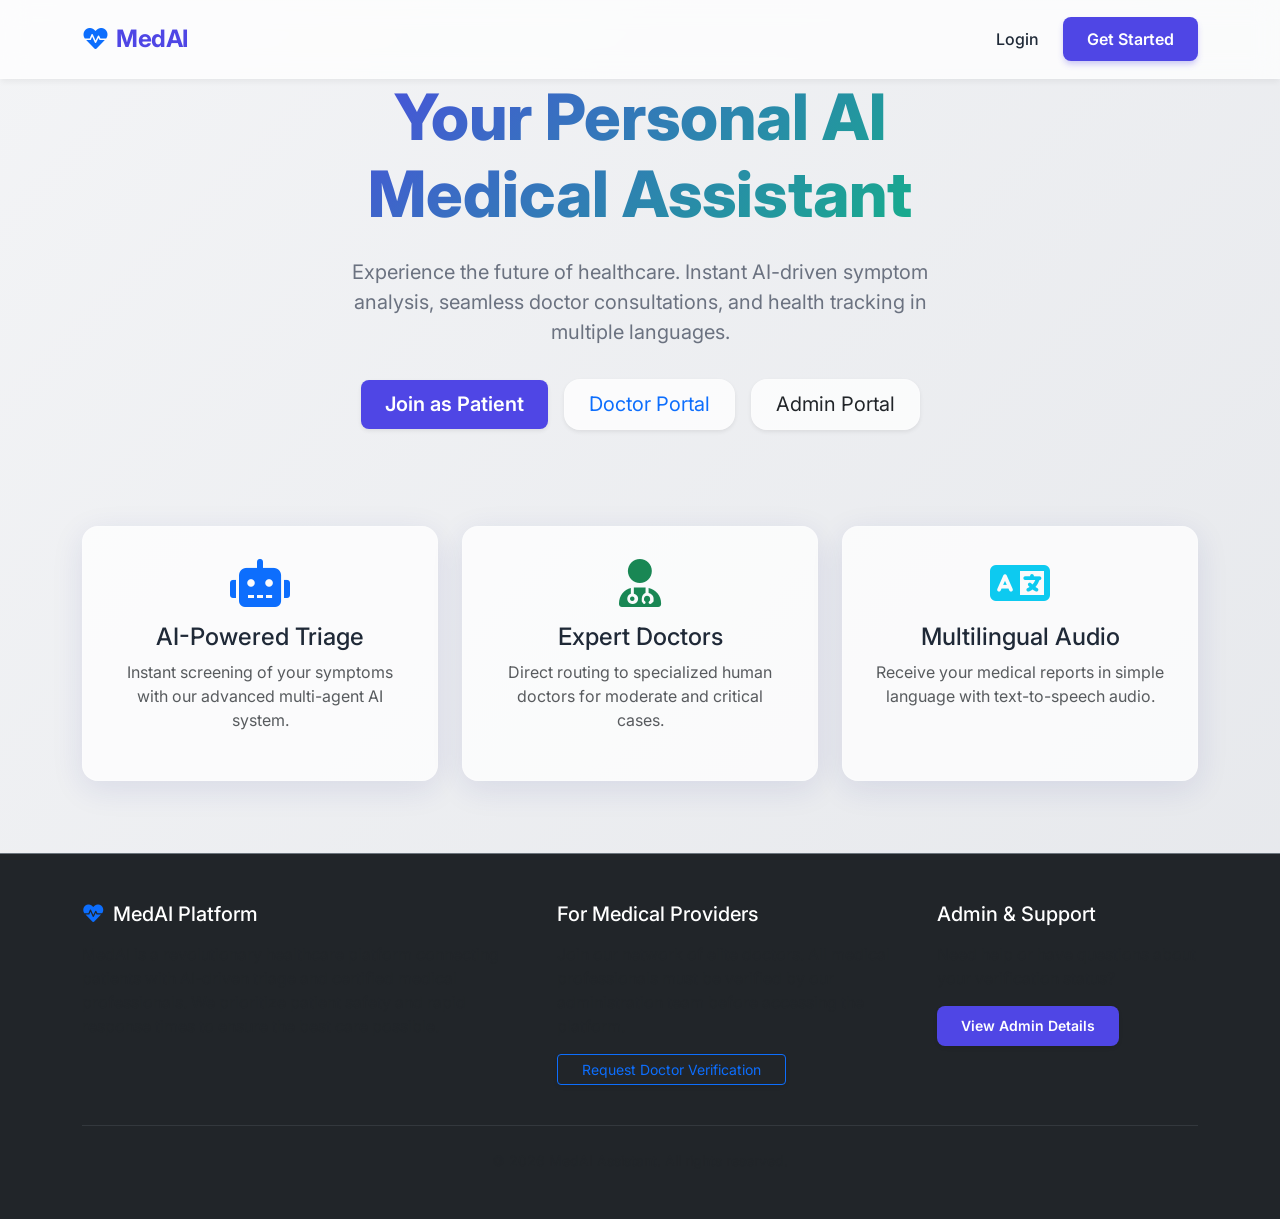
<file: templates/index.html>
<!DOCTYPE html>
<html lang="en">
<head>
    <meta charset="UTF-8">
    <meta name="viewport" content="width=device-width, initial-scale=1.0">
    <title>MedAI - AI Medical Assistant</title>
    <link href="https://cdn.jsdelivr.net/npm/bootstrap@5.1.3/dist/css/bootstrap.min.css" rel="stylesheet">
    <link rel="stylesheet" href="/static/css/style.css">
    <link rel="stylesheet" href="https://cdnjs.cloudflare.com/ajax/libs/font-awesome/6.0.0/css/all.min.css">
</head>
<body>
    <nav class="navbar navbar-expand-lg sticky-top">
        <div class="container">
            <a class="navbar-brand" href="/">
                <i class="fas fa-heartbeat text-primary me-2"></i>MedAI
            </a>
            <button class="navbar-toggler" type="button" data-bs-toggle="collapse" data-bs-target="#navbarNav">
                <span class="navbar-toggler-icon"></span>
            </button>
            <div class="collapse navbar-collapse" id="navbarNav">
                <ul class="navbar-nav ms-auto align-items-center">
                    <li class="nav-item">
                        <a class="nav-link" href="/login">Login</a>
                    </li>
                    <li class="nav-item ms-lg-3 mt-3 mt-lg-0">
                        <a class="btn btn-primary px-4" href="/register/patient">Get Started</a>
                    </li>
                </ul>
            </div>
        </div>
    </nav>

    <div class="hero-section">
        <div class="container">
            <div class="row align-items-center justify-content-center">
                <div class="col-lg-8 text-center">
                    <h1 class="hero-title">Your Personal AI Medical Assistant</h1>
                    <p class="hero-subtitle">Experience the future of healthcare. Instant AI-driven symptom analysis, seamless doctor consultations, and health tracking in multiple languages.</p>
                    <div class="d-flex justify-content-center align-items-center gap-3 fade-in flex-wrap" style="animation-delay: 0.4s;">
                        <a href="/register/patient" class="btn btn-primary btn-lg px-4 shadow-sm">Join as Patient</a>
                        <a href="/login?role=doctor" class="btn btn-outline-primary btn-lg px-4 glass-card shadow-sm" style="padding: 0.6rem 1.5rem;">Doctor Portal</a>
                        <a href="/login?role=admin" class="btn btn-outline-dark btn-lg px-4 glass-card shadow-sm" style="padding: 0.6rem 1.5rem;">Admin Portal</a>
                    </div>
                </div>
            </div>
            
            <div class="row mt-5 pt-5 fade-in" style="animation-delay: 0.6s;">
                <div class="col-md-4 mb-4">
                    <div class="glass-card text-center h-100">
                        <i class="fas fa-robot fa-3x text-primary mb-3"></i>
                        <h4>AI-Powered Triage</h4>
                        <p class="text-muted">Instant screening of your symptoms with our advanced multi-agent AI system.</p>
                    </div>
                </div>
                <div class="col-md-4 mb-4">
                    <div class="glass-card text-center h-100">
                        <i class="fas fa-user-md fa-3x text-success mb-3"></i>
                        <h4>Expert Doctors</h4>
                        <p class="text-muted">Direct routing to specialized human doctors for moderate and critical cases.</p>
                    </div>
                </div>
                <div class="col-md-4 mb-4">
                    <div class="glass-card text-center h-100">
                        <i class="fas fa-language fa-3x text-info mb-3"></i>
                        <h4>Multilingual Audio</h4>
                        <p class="text-muted">Receive your medical reports in simple language with text-to-speech audio.</p>
                    </div>
                </div>
            </div>
        </div>
    </div>


    <!-- Footer Section -->
    <footer class="bg-dark text-light py-5 mt-5 border-top border-secondary">
        <div class="container">
            <div class="row">
                <div class="col-md-5 mb-4">
                    <h5 class="text-white"><i class="fas fa-heartbeat text-primary me-2"></i>MedAI Platform</h5>
                    <p class="text-muted mt-3">MedAI is a revolutionary healthcare platform connecting patients with AI-driven triage and certified medical professionals. We prioritize patient safety and rapid response times to ensure the best care possible.</p>
                </div>
                <div class="col-md-4 mb-4">
                    <h5 class="text-white">For Medical Providers</h5>
                    <p class="text-muted mt-3">Join our network of elite doctors. All medical professionals must be verified by our administration team before accessing the platform.</p>
                    <a href="/request_verification.html" class="btn btn-outline-primary btn-sm px-4 shadow-sm">Request Doctor Verification</a>
                </div>
                <div class="col-md-3 mb-4">
                    <h5 class="text-white">Admin & Support</h5>
                    <p class="text-muted mt-3">Need help or have questions about your verification status?</p>
                    <button class="btn btn-primary btn-sm px-4 shadow-sm" data-bs-toggle="modal" data-bs-target="#adminContactModal">View Admin Details</button>
                </div>
            </div>
            <hr class="border-secondary mb-4 mt-3">
            <div class="text-center text-muted small">
                &copy; 2026 MedAI Assistant. All rights reserved.
            </div>
        </div>
    </footer>

    <!-- Admin Contact Modal -->
    <div class="modal fade" id="adminContactModal" tabindex="-1">
        <div class="modal-dialog modal-dialog-centered">
            <div class="modal-content" style="border-radius:15px; background: rgba(255, 255, 255, 0.98);">
                <div class="modal-header border-0">
                    <h5 class="modal-title fw-bold text-dark"><i class="fas fa-headset text-primary me-2"></i>System Administrator</h5>
                    <button type="button" class="btn-close" data-bs-dismiss="modal"></button>
                </div>
                <div class="modal-body text-center pb-4">
                    <div class="mb-4 mt-2">
                        <i class="fas fa-user-shield fa-4x text-muted"></i>
                    </div>
                    <h4 class="text-dark">System Admin</h4>
                    <p class="text-muted mb-4">You can contact the system administrator for account verification, technical support, or platform inquiries.</p>
                    
                    <div class="d-flex flex-column align-items-center gap-3">
                        <a href="mailto:admin@medai.com" class="btn btn-outline-primary w-75"><i class="fas fa-envelope me-2"></i>admin@medai.com</a>
                        <a href="tel:+1234567890" class="btn btn-outline-primary w-75"><i class="fas fa-phone me-2"></i>+1 234 567 8900</a>
                    </div>
                </div>
            </div>
        </div>
    </div>


    <script src="https://cdn.jsdelivr.net/npm/bootstrap@5.1.3/dist/js/bootstrap.bundle.min.js"></script>
</body>
</html>
</file>
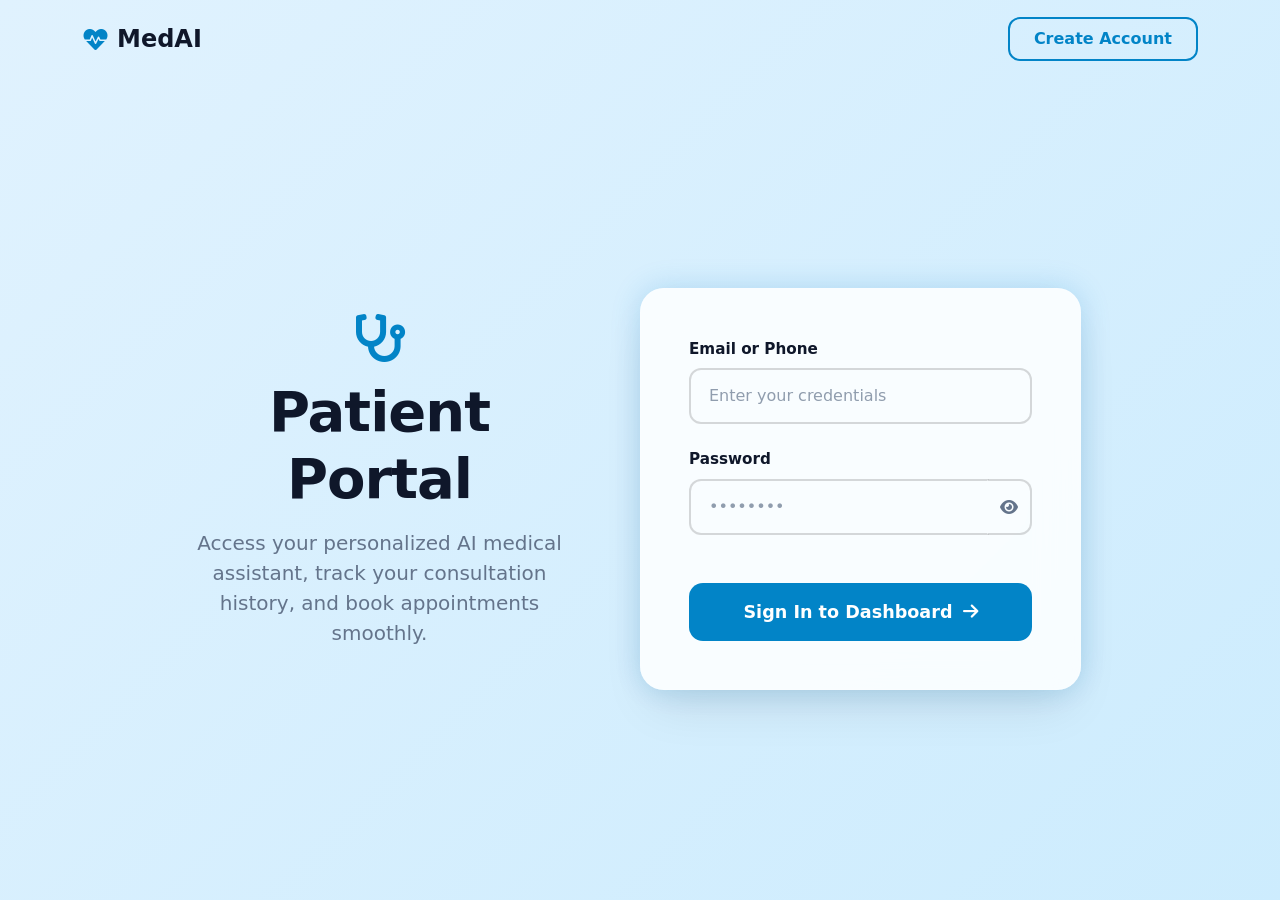
<file: templates/login.html>
<!DOCTYPE html>
<html lang="en">
<head>
    <meta charset="UTF-8">
    <meta name="viewport" content="width=device-width, initial-scale=1.0">
    <title>MedAI - Dynamic Login Portal</title>
    <link href="https://cdn.jsdelivr.net/npm/bootstrap@5.1.3/dist/css/bootstrap.min.css" rel="stylesheet">
    <link href="https://fonts.googleapis.com/css2?family=Inter:wght@300;400;600;800&display=swap" rel="stylesheet">
    <link rel="stylesheet" href="https://cdnjs.cloudflare.com/ajax/libs/font-awesome/6.0.0/css/all.min.css">
    <style>
        :root {
            /* Default Base Values */
            font-family: 'Inter', sans-serif;
        }

        /* 1. Patient Theme (Soothing Blues) */
        body.theme-patient {
            --bg-grad-1: #e0f2fe;
            --bg-grad-2: #bae6fd;
            --primary: #0284c7;
            --primary-hover: #0369a1;
            --card-bg: rgba(255, 255, 255, 0.85);
            --text-main: #0f172a;
            --text-muted: #64748b;
            --border-glow: rgba(2, 132, 199, 0.2);
            --role-bg: rgba(0, 0, 0, 0.05);
            --input-border: rgba(0, 0, 0, 0.15);
        }

        /* 2. Doctor Theme (Clinical Greens/Teals) */
        body.theme-doctor {
            --bg-grad-1: #f0fdf4;
            --bg-grad-2: #bbf7d0;
            --primary: #059669;
            --primary-hover: #047857;
            --card-bg: rgba(255, 255, 255, 0.85);
            --text-main: #064e3b;
            --text-muted: #4b5563;
            --border-glow: rgba(5, 150, 105, 0.2);
            --role-bg: rgba(0, 0, 0, 0.05);
            --input-border: rgba(0, 0, 0, 0.15);
        }

        /* 3. Admin Theme (Dark Slate/Purple) */
        body.theme-admin {
            --bg-grad-1: #0f172a;
            --bg-grad-2: #1e293b;
            --primary: #8b5cf6;
            --primary-hover: #7c3aed;
            --card-bg: rgba(30, 41, 59, 0.85);
            --text-main: #f8fafc;
            --text-muted: #94a3b8;
            --border-glow: rgba(139, 92, 246, 0.4);
            --role-bg: rgba(255, 255, 255, 0.08);
            --input-border: rgba(255, 255, 255, 0.2);
        }

        body {
            background: linear-gradient(135deg, var(--bg-grad-1), var(--bg-grad-2));
            background-size: 200% 200%;
            animation: gradientShift 15s ease infinite;
            color: var(--text-main);
            transition: background 0.8s ease-in-out, color 0.5s ease-in-out;
            min-height: 100vh;
            display: flex;
            flex-direction: column;
            overflow-x: hidden;
            margin: 0;
        }

        @keyframes gradientShift {
            0% { background-position: 0% 50%; }
            50% { background-position: 100% 50%; }
            100% { background-position: 0% 50%; }
        }

        .navbar {
            padding: 1rem 0;
            transition: all 0.5s ease;
        }

        .navbar-brand {
            font-weight: 800;
            font-size: 1.5rem;
            color: var(--text-main) !important;
            transition: color 0.5s ease;
        }

        .btn-outline-custom {
            color: var(--primary);
            border: 2px solid var(--primary);
            font-weight: 600;
            border-radius: 12px;
            transition: all 0.3s;
        }
        .btn-outline-custom:hover {
            background: var(--primary);
            color: #fff;
        }

        .hero-section {
            display: flex;
            align-items: center;
            justify-content: center;
            flex-direction: column;
            text-align: center;
            padding: 3rem 1rem;
            transition: all 0.5s ease;
        }

        .hero-title {
            font-size: 3.5rem;
            font-weight: 800;
            margin-bottom: 1rem;
            letter-spacing: -1px;
            color: var(--text-main);
        }
        
        .hero-subtitle {
            font-size: 1.25rem;
            font-weight: 400;
            color: var(--text-muted);
            max-width: 500px;
        }

        /* Form Card */
        .login-card {
            background: var(--card-bg);
            backdrop-filter: blur(20px);
            -webkit-backdrop-filter: blur(20px);
            border: 1px solid rgba(255, 255, 255, 0.15);
            border-radius: 24px;
            padding: 3rem;
            box-shadow: 0 25px 50px -12px rgba(0,0,0,0.1), 0 0 30px var(--border-glow);
            transition: all 0.6s cubic-bezier(0.16, 1, 0.3, 1);
            transform: translateY(0);
            width: 100%;
        }

        /* Role Tabs */
        .role-selector {
            display: none; /* hidden per user request to keep portals separate */
            background: var(--role-bg);
            border-radius: 16px;
            padding: 6px;
            margin-bottom: 30px;
            transition: background 0.5s ease;
        }
        
        .role-btn {
            flex: 1;
            padding: 12px 0;
            text-align: center;
            border-radius: 12px;
            cursor: pointer;
            font-weight: 600;
            font-size: 0.95rem;
            color: var(--text-muted);
            transition: all 0.4s cubic-bezier(0.4, 0, 0.2, 1);
            position: relative;
            z-index: 1;
        }
        
        .role-btn.active {
            color: #fff !important;
        }

        .role-btn::before {
            content: '';
            position: absolute;
            top: 0; left: 0; right: 0; bottom: 0;
            background: var(--primary);
            border-radius: 12px;
            z-index: -1;
            opacity: 0;
            transform: scale(0.9);
            transition: all 0.4s cubic-bezier(0.4, 0, 0.2, 1);
            box-shadow: 0 4px 15px var(--border-glow);
        }

        .role-btn.active::before {
            opacity: 1;
            transform: scale(1);
        }

        .form-control {
            background: transparent !important;
            color: var(--text-main) !important;
            border: 2px solid var(--input-border);
            border-radius: 12px;
            padding: 14px 18px;
            transition: all 0.3s;
        }
        .form-control::placeholder {
            color: var(--text-muted);
            opacity: 0.7;
        }
        .form-control:focus {
            border-color: var(--primary);
            box-shadow: 0 0 0 0.25rem var(--border-glow);
        }

        .form-label {
            color: var(--text-main);
            font-weight: 600;
            font-size: 0.95rem;
            margin-bottom: 8px;
        }

        .btn-brand {
            background: var(--primary);
            color: #fff;
            border: none;
            padding: 16px;
            border-radius: 14px;
            font-weight: 700;
            font-size: 1.1rem;
            transition: all 0.3s ease;
            display: flex;
            align-items: center;
            justify-content: center;
            gap: 10px;
            margin-top: 1rem;
        }
        .btn-brand:hover {
            background: var(--primary-hover);
            transform: translateY(-3px);
            color: #fff;
            box-shadow: 0 10px 25px var(--border-glow);
        }

        .welcome-icon {
            font-size: 3rem;
            color: var(--primary);
            margin-bottom: 1rem;
            transition: color 0.5s ease;
        }

        @media (max-width: 768px) {
            .hero-title { font-size: 2.5rem; }
            .login-card { padding: 2rem; }
        }
    </style>
</head>
<body class="theme-patient">

    <nav class="navbar navbar-expand-lg">
        <div class="container d-flex justify-content-between align-items-center">
            <a class="navbar-brand d-flex align-items-center" href="/">
                <i class="fas fa-heartbeat me-2" style="color: var(--primary);"></i>MedAI
            </a>
            <div>
                <a id="registerLink" class="btn btn-outline-custom px-4 py-2" href="/register/patient">Create Account</a>
            </div>
        </div>
    </nav>

    <div class="container flex-grow-1 d-flex">
        <div class="row w-100 align-items-center justify-content-center">
            
            <!-- Left Side Hero -->
            <div class="col-lg-5 col-md-12 pe-lg-5 mb-5 mb-lg-0 hero-section">
                <i id="heroIcon" class="fas fa-stethoscope welcome-icon"></i>
                <h1 id="heroTitle" class="hero-title">Patient Portal</h1>
                <p id="heroSubtitle" class="hero-subtitle">Access your personalized AI medical assistant, track your consultation history, and book appointments smoothly.</p>
            </div>

            <!-- Right Side Login Card -->
            <div class="col-lg-5 col-md-10">
                <div class="login-card">
                    
                    <div class="role-selector">
                        <div class="role-btn active" data-role="patient" onclick="setRole('patient')">Patient</div>
                        <div class="role-btn" data-role="doctor" onclick="setRole('doctor')">Doctor</div>
                        <div class="role-btn" data-role="admin" onclick="setRole('admin')">Admin</div>
                    </div>

                    <form id="loginForm">
                        <input type="hidden" id="role" value="patient">
                        
                        <div class="mb-4">
                            <label class="form-label">Email or Phone</label>
                            <input type="text" class="form-control" id="identifier" placeholder="Enter your credentials" required>
                        </div>
                        <div class="mb-5">
                            <label class="form-label d-flex justify-content-between">
                                Password
                            </label>
                            <div class="input-group">
                                <input type="password" class="form-control" style="border-right-color: transparent; border-top-right-radius: 0; border-bottom-right-radius: 0;" id="password" placeholder="••••••••" required>
                                <span class="input-group-text" style="background: transparent; border: 2px solid var(--input-border); border-left: none; border-top-right-radius: 12px; border-bottom-right-radius: 12px; cursor: pointer; color: var(--text-muted);" onclick="togglePassword()">
                                    <i class="fas fa-eye" id="togglePasswordIcon"></i>
                                </span>
                            </div>
                        </div>
                        
                        <button type="submit" class="btn btn-brand w-100">
                            Sign In to Dashboard <i class="fas fa-arrow-right"></i>
                        </button>
                    </form>

                </div>
            </div>
            
        </div>
    </div>

    <script>
        const THEMES = {
            patient: {
                themeClass: 'theme-patient',
                title: 'Patient Portal',
                subtitle: 'Access your personalized AI medical assistant, track your consultation history, and book appointments smoothly.',
                icon: 'fa-stethoscope',
                registerUrl: '/register/patient',
                registerText: 'Create Account'
            },
            doctor: {
                themeClass: 'theme-doctor',
                title: 'Doctor Portal',
                subtitle: 'Manage your pending appointments, securely review AI-assisted patient reports, and provide immediate clinical feedback.',
                icon: 'fa-user-md',
                registerUrl: '/',
                registerText: 'Back to Home'
            },
            admin: {
                themeClass: 'theme-admin',
                title: 'System Admin',
                subtitle: 'Monitor system-wide health analytics, manage access control, and securely verify incoming doctor applications.',
                icon: 'fa-shield-alt',
                registerUrl: '/register/admin',
                registerText: 'New Admin'
            }
        };

        function setRole(roleKey) {
            // Update semantic hidden input for main.js to intercept
            document.getElementById('role').value = roleKey;
            
            // Update UI Tab active states
            document.querySelectorAll('.role-btn').forEach(btn => {
                btn.classList.toggle('active', btn.dataset.role === roleKey);
            });

            // Update Body Theme
            document.body.className = THEMES[roleKey].themeClass;

            // Update Hero Content Details
            const heroIcon = document.getElementById('heroIcon');
            heroIcon.className = `fas ${THEMES[roleKey].icon} welcome-icon`;
            document.getElementById('heroTitle').innerText = THEMES[roleKey].title;
            document.getElementById('heroSubtitle').innerText = THEMES[roleKey].subtitle;

            // Update Register Link
            const regLink = document.getElementById('registerLink');
            regLink.href = THEMES[roleKey].registerUrl;
            regLink.innerText = THEMES[roleKey].registerText;
        }

        document.addEventListener("DOMContentLoaded", function() {
            const urlParams = new URLSearchParams(window.location.search);
            const initialRole = urlParams.get('role');
            if(initialRole && THEMES[initialRole]) {
                setRole(initialRole);
            }
        });

        function togglePassword() {
            const pwdInput = document.getElementById('password');
            const icon = document.getElementById('togglePasswordIcon');
            if (pwdInput.type === 'password') {
                pwdInput.type = 'text';
                icon.classList.remove('fa-eye');
                icon.classList.add('fa-eye-slash');
            } else {
                pwdInput.type = 'password';
                icon.classList.remove('fa-eye-slash');
                icon.classList.add('fa-eye');
            }
        }
    </script>
    <script src="/static/js/main.js"></script>
</body>
</html>
</file>
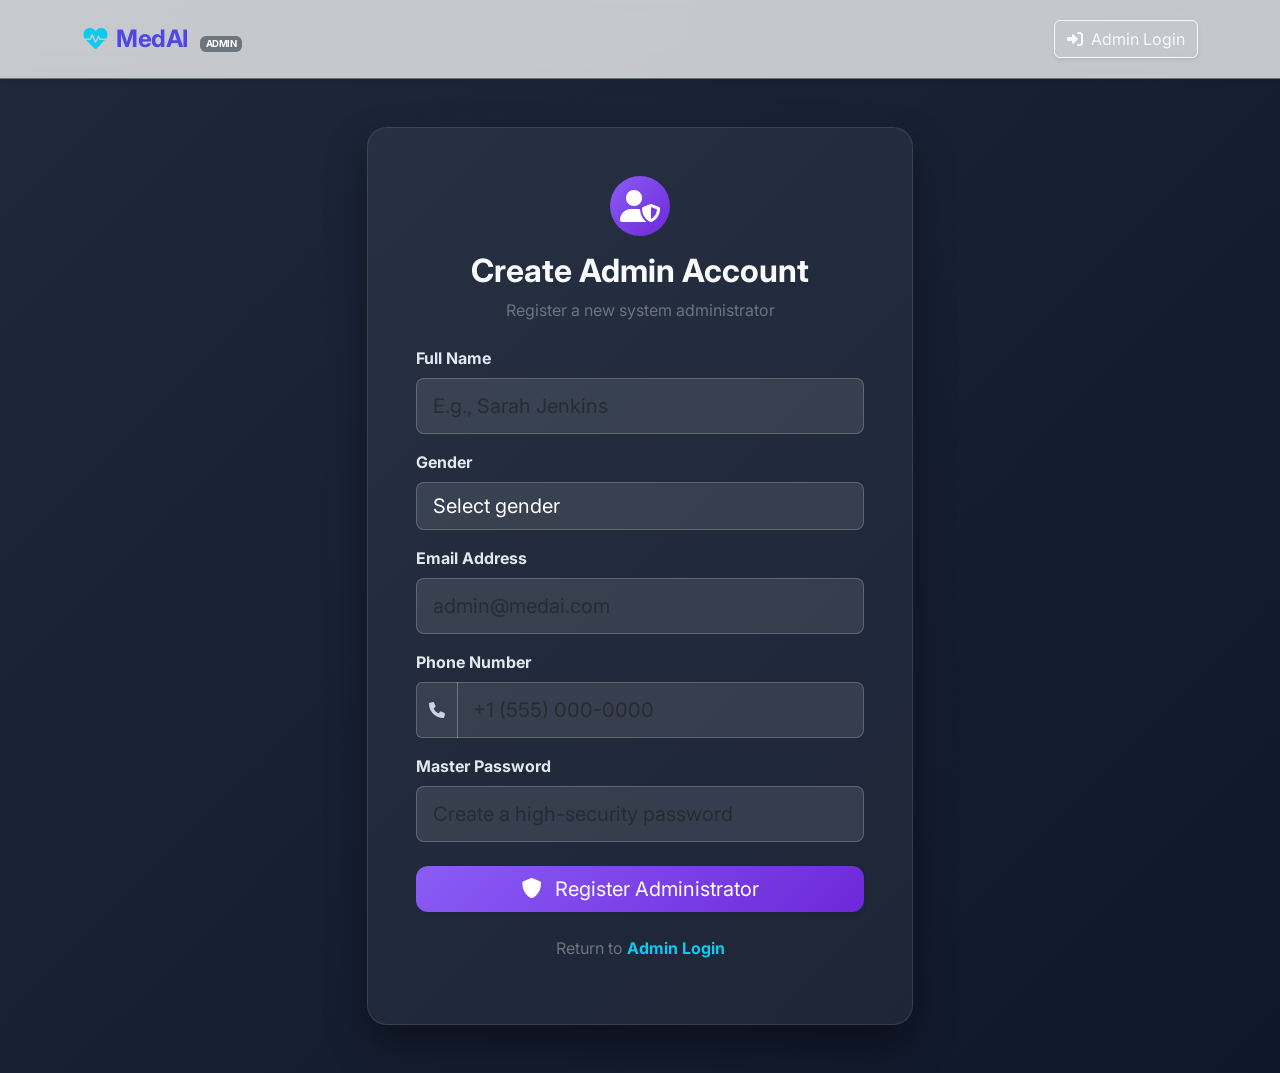
<file: templates/register_admin.html>
<!DOCTYPE html>
<html lang="en">

<head>
    <meta charset="UTF-8">
    <meta name="viewport" content="width=device-width, initial-scale=1.0">
    <title>MedAI - Admin Registration</title>
    <link href="https://cdn.jsdelivr.net/npm/bootstrap@5.1.3/dist/css/bootstrap.min.css" rel="stylesheet">
    <link rel="stylesheet" href="/static/css/style.css">
    <link rel="stylesheet" href="https://cdnjs.cloudflare.com/ajax/libs/font-awesome/6.0.0/css/all.min.css">
    <style>
        body {
            background: linear-gradient(135deg, #1e293b, #0f172a);
            min-height: 100vh;
        }

        .admin-card {
            background: rgba(255, 255, 255, 0.05);
            backdrop-filter: blur(10px);
            border: 1px solid rgba(255, 255, 255, 0.1);
            border-radius: 20px;
            color: #f8fafc;
            padding: 3rem;
            box-shadow: 0 20px 40px rgba(0, 0, 0, 0.4);
        }

        .form-control-lg,
        .form-select-lg {
            background: rgba(255, 255, 255, 0.1);
            border: 1px solid rgba(255, 255, 255, 0.2);
            color: #fff;
        }

        .form-control-lg:focus,
        .form-select-lg:focus {
            background: rgba(255, 255, 255, 0.15);
            border-color: #8b5cf6;
            color: #fff;
            box-shadow: 0 0 0 0.25rem rgba(139, 92, 246, 0.25);
        }

        .input-group-text {
            background: rgba(255, 255, 255, 0.1);
            border: 1px solid rgba(255, 255, 255, 0.2);
            color: #cbd5e1;
        }

        .form-label {
            color: #e2e8f0 !important;
        }

        .btn-brand {
            background: linear-gradient(135deg, #8b5cf6, #6d28d9);
            color: white;
            border: none;
            transition: all 0.3s ease;
        }

        .btn-brand:hover {
            transform: translateY(-2px);
            box-shadow: 0 8px 20px rgba(139, 92, 246, 0.4);
            color: white;
        }
    </style>
</head>

<body>
    <nav class="navbar navbar-expand-lg sticky-top fade-in border-bottom border-secondary">
        <div class="container">
            <a class="navbar-brand text-white" href="/">
                <i class="fas fa-heartbeat text-info me-2"></i>MedAI <span class="badge bg-secondary ms-2"
                    style="font-size:0.6rem;">ADMIN</span>
            </a>
            <div class="ms-auto">
                <a href="/login?role=admin" class="btn btn-outline-light shadow-sm"><i
                        class="fas fa-sign-in-alt me-1"></i> Admin Login</a>
            </div>
        </div>
    </nav>

    <div class="container mt-5 mb-5 fade-in">
        <div class="row justify-content-center">
            <div class="col-lg-6 col-md-8">
                <div class="admin-card">
                    <div class="text-center mb-4">
                        <div class="bg-primary text-white rounded-circle d-inline-flex align-items-center justify-content-center mb-3"
                            style="width: 60px; height: 60px; background: linear-gradient(135deg, #8b5cf6, #6d28d9) !important;">
                            <i class="fas fa-user-shield fa-2x"></i>
                        </div>
                        <h2 class="fw-bold">Create Admin Account</h2>
                        <p class="text-secondary">Register a new system administrator</p>
                    </div>

                    <form id="adminRegisterForm">
                        <div class="mb-3">
                            <label class="form-label fw-bold">Full Name</label>
                            <input type="text" class="form-control form-control-lg" name="name"
                                placeholder="E.g., Sarah Jenkins" required>
                        </div>
                        <div class="mb-3">
                            <label class="form-label fw-bold">Gender</label>
                            <select class="form-select form-select-lg" name="gender" required>
                                <option value="" disabled selected style="color:#000;">Select gender</option>
                                <option value="Male" style="color:#000;">Male</option>
                                <option value="Female" style="color:#000;">Female</option>
                                <option value="Other" style="color:#000;">Other</option>
                            </select>
                        </div>
                        <div class="mb-3">
                            <label class="form-label fw-bold">Email Address</label>
                            <input type="email" class="form-control form-control-lg" name="email"
                                placeholder="admin@medai.com" required>
                        </div>
                        <div class="mb-3">
                            <label class="form-label fw-bold">Phone Number</label>
                            <div class="input-group">
                                <span class="input-group-text"><i class="fas fa-phone"></i></span>
                                <input type="tel" class="form-control form-control-lg border-start-0" name="phone"
                                    placeholder="+1 (555) 000-0000" required>
                            </div>
                        </div>
                        <div class="mb-4">
                            <label class="form-label fw-bold">Master Password</label>
                            <input type="password" class="form-control form-control-lg" name="password"
                                placeholder="Create a high-security password" required minlength="8">
                        </div>

                        <button type="submit" class="btn btn-brand btn-lg w-100 shadow-sm" style="border-radius:12px;">
                            <i class="fas fa-shield-alt me-2"></i> Register Administrator
                        </button>
                    </form>

                    <p class="mt-4 text-center text-secondary">Return to <a href="/login?role=admin"
                            class="text-info text-decoration-none fw-bold">Admin Login</a></p>
                </div>
            </div>
        </div>
    </div>

    <script src="https://cdn.jsdelivr.net/npm/bootstrap@5.1.3/dist/js/bootstrap.bundle.min.js"></script>
    <script>
        document.getElementById('adminRegisterForm').addEventListener('submit', async (e) => {
            e.preventDefault();
            const btn = e.target.querySelector('button[type="submit"]');
            const originalText = btn.innerHTML;
            btn.innerHTML = '<i class="fas fa-spinner fa-spin me-2"></i> Registering...';
            btn.disabled = true;

            const formData = new FormData(e.target);
            const data = Object.fromEntries(formData.entries());

            try {
                const res = await fetch('/auth/register/admin', {
                    method: 'POST',
                    headers: { 'Content-Type': 'application/json' },
                    body: JSON.stringify(data)
                });
                const result = await res.json();
                if (res.ok) {
                    alert('Admin registered successfully! Redirecting to login...');
                    window.location.href = '/login?role=admin';
                } else {
                    alert(result.msg || 'Registration failed');
                    btn.innerHTML = originalText;
                    btn.disabled = false;
                }
            } catch (error) {
                alert('An error occurred during registration.');
                btn.innerHTML = originalText;
                btn.disabled = false;
            }
        });
    </script>
</body>

</html>
</file>
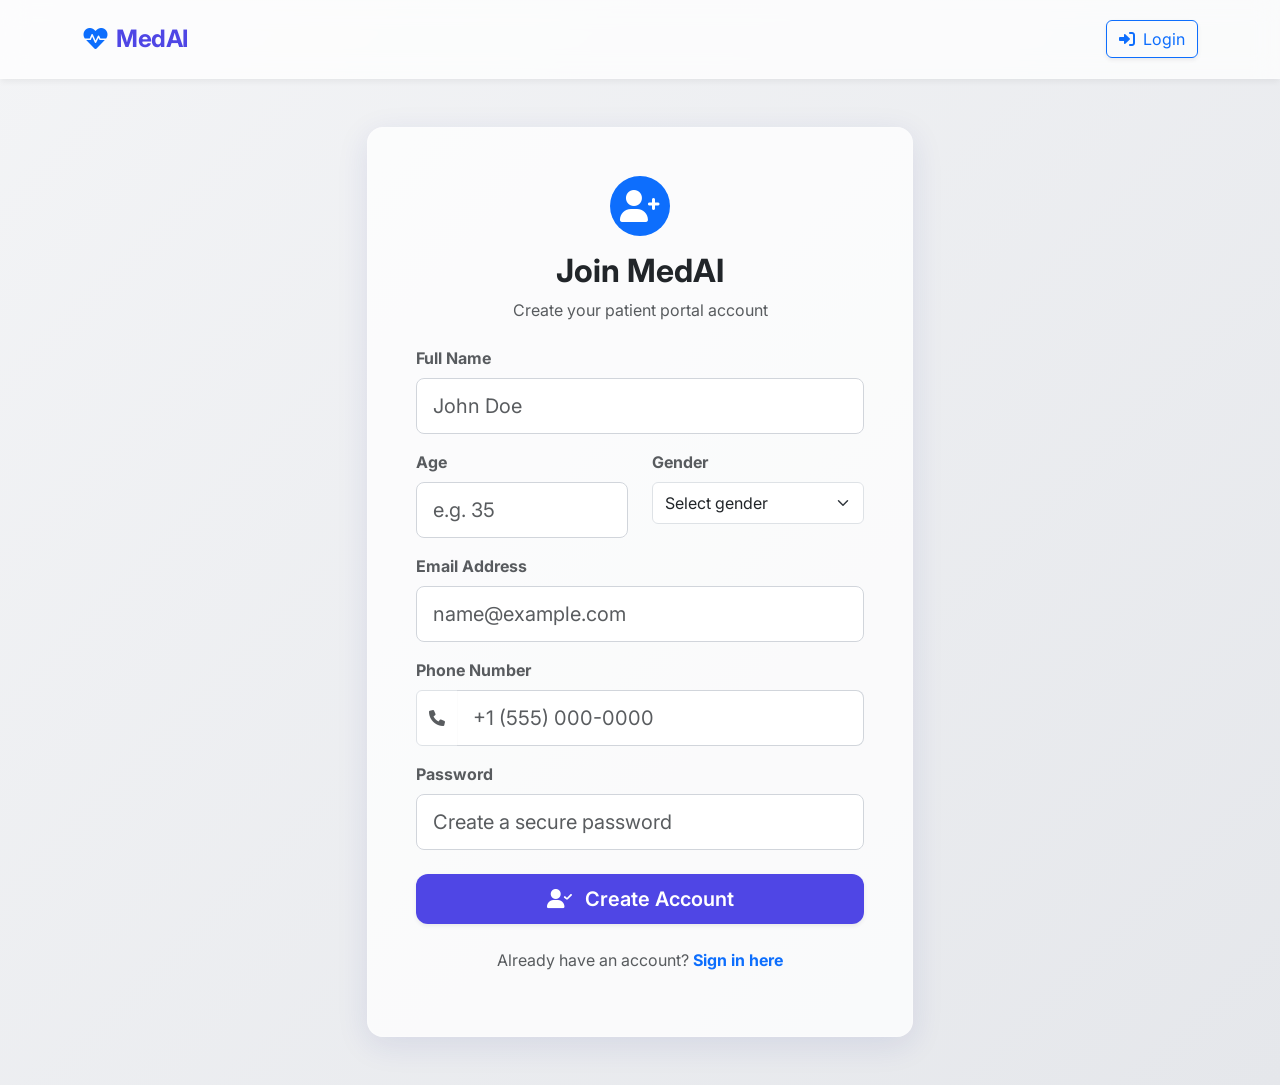
<file: templates/register_patient.html>
<!DOCTYPE html>
<html lang="en">
<head>
    <meta charset="UTF-8">
    <meta name="viewport" content="width=device-width, initial-scale=1.0">
    <title>Register as Patient - MedAI</title>
    <link href="https://cdn.jsdelivr.net/npm/bootstrap@5.1.3/dist/css/bootstrap.min.css" rel="stylesheet">
    <link rel="stylesheet" href="/static/css/style.css">
    <link rel="stylesheet" href="https://cdnjs.cloudflare.com/ajax/libs/font-awesome/6.0.0/css/all.min.css">
</head>
<body class="bg-light">
    <!-- Navbar (consistent with index) -->
    <nav class="navbar navbar-expand-lg sticky-top fade-in">
        <div class="container">
            <a class="navbar-brand" href="/">
                <i class="fas fa-heartbeat text-primary me-2"></i>MedAI
            </a>
            <div class="ms-auto">
                <a href="/login" class="btn btn-outline-primary shadow-sm"><i class="fas fa-sign-in-alt me-1"></i> Login</a>
            </div>
        </div>
    </nav>

    <div class="container mt-5 mb-5 fade-in">
        <div class="row justify-content-center">
            <div class="col-lg-6 col-md-8">
                <div class="glass-card p-5">
                    <div class="text-center mb-4">
                        <div class="bg-primary text-white rounded-circle d-inline-flex align-items-center justify-content-center mb-3" style="width: 60px; height: 60px;">
                            <i class="fas fa-user-plus fa-2x"></i>
                        </div>
                        <h2 class="fw-bold text-dark">Join MedAI</h2>
                        <p class="text-muted">Create your patient portal account</p>
                    </div>

                    <form id="registerForm">
                        <div class="mb-3">
                            <label class="form-label text-muted fw-bold">Full Name</label>
                            <input type="text" class="form-control form-control-lg" name="name" placeholder="John Doe" required>
                        </div>
                        <div class="row">
                            <div class="col-md-6 mb-3">
                                <label class="form-label text-muted fw-bold">Age</label>
                                <input type="number" class="form-control form-control-lg" name="age" min="0" max="150" placeholder="e.g. 35" required>
                            </div>
                            <div class="col-md-6 mb-3">
                                <label class="form-label text-muted fw-bold">Gender</label>
                                <select class="form-select form-control-lg" name="gender" required>
                                    <option value="" disabled selected>Select gender</option>
                                    <option value="Male">Male</option>
                                    <option value="Female">Female</option>
                                    <option value="Other">Other</option>
                                </select>
                            </div>
                        </div>
                        <div class="mb-3">
                            <label class="form-label text-muted fw-bold">Email Address</label>
                            <input type="email" class="form-control form-control-lg" name="email" placeholder="name@example.com" required>
                        </div>
                        <div class="mb-3">
                            <label class="form-label text-muted fw-bold">Phone Number</label>
                            <div class="input-group">
                                <span class="input-group-text bg-white"><i class="fas fa-phone text-muted"></i></span>
                                <input type="tel" class="form-control form-control-lg border-start-0" name="phone" placeholder="+1 (555) 000-0000" required>
                            </div>
                        </div>
                        <div class="mb-4">
                            <label class="form-label text-muted fw-bold">Password</label>
                            <input type="password" class="form-control form-control-lg" name="password" placeholder="Create a secure password" required minlength="6">
                        </div>
                        
                        <button type="submit" class="btn btn-primary btn-lg w-100 shadow-sm" style="border-radius:12px;">
                            <i class="fas fa-user-check me-2"></i> Create Account
                        </button>
                    </form>
                    
                    <p class="mt-4 text-center text-muted">Already have an account? <a href="/login" class="text-primary text-decoration-none fw-bold">Sign in here</a></p>
                </div>
            </div>
        </div>
    </div>

    <script src="https://cdn.jsdelivr.net/npm/bootstrap@5.1.3/dist/js/bootstrap.bundle.min.js"></script>
    <script src="/static/js/main.js"></script>
</body>
</html>
</file>
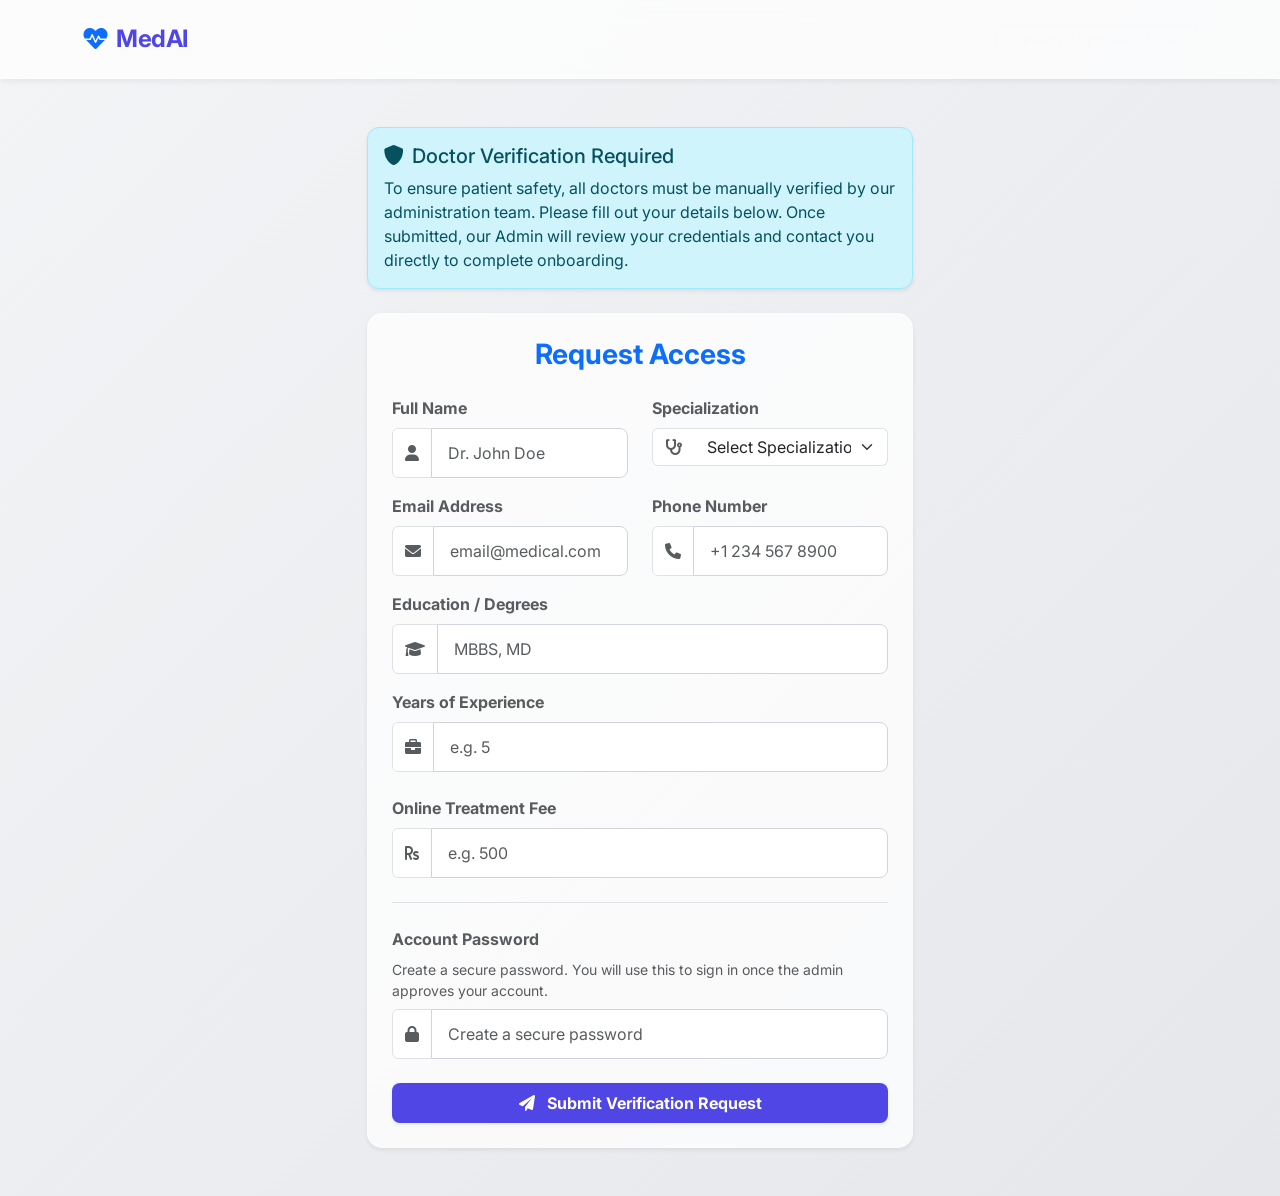
<file: templates/request_verification.html>
<!DOCTYPE html>
<html lang="en">
<head>
    <meta charset="UTF-8">
    <meta name="viewport" content="width=device-width, initial-scale=1.0">
    <title>Doctor Verification Request - MedAI</title>
    <link href="https://cdn.jsdelivr.net/npm/bootstrap@5.1.3/dist/css/bootstrap.min.css" rel="stylesheet">
    <link rel="stylesheet" href="/static/css/style.css">
    <link rel="stylesheet" href="https://cdnjs.cloudflare.com/ajax/libs/font-awesome/6.0.0/css/all.min.css">
</head>
<body class="bg-light">
    <!-- Navbar -->
    <nav class="navbar navbar-expand-lg navbar-dark bg-dark sticky-top">
        <div class="container">
            <a class="navbar-brand fw-bold" href="/">
                <i class="fas fa-heartbeat text-primary me-2"></i>MedAI
            </a>
            <div class="ms-auto">
                <a href="/login" class="btn btn-outline-light btn-sm px-3">Already Approved? Login</a>
            </div>
        </div>
    </nav>

    <!-- Main Content -->
    <div class="container py-5 fade-in">
        <div class="row justify-content-center">
            <div class="col-md-8 col-lg-6">
                <!-- Instruction Card -->
                <div class="alert alert-info shadow-sm mb-4" role="alert" style="border-radius: 12px;">
                    <h5 class="alert-heading"><i class="fas fa-shield-alt me-2"></i>Doctor Verification Required</h5>
                    <p class="mb-0">To ensure patient safety, all doctors must be manually verified by our administration team. Please fill out your details below. Once submitted, our Admin will review your credentials and contact you directly to complete onboarding.</p>
                </div>

                <!-- Form Card -->
                <div class="glass-card p-4 shadow-sm" style="border-radius: 15px;">
                    <h3 class="text-center text-primary mb-4 fw-bold">Request Access</h3>
                    <form id="doctorVerificationForm">
                        <div class="row mb-3">
                            <div class="col-md-6 mb-3 mb-md-0">
                                <label class="form-label text-muted fw-bold">Full Name</label>
                                <div class="input-group">
                                    <span class="input-group-text bg-white"><i class="fas fa-user text-muted"></i></span>
                                    <input type="text" class="form-control" name="name" placeholder="Dr. John Doe" required>
                                </div>
                            </div>
                            <div class="col-md-6">
                                <label class="form-label text-muted fw-bold">Specialization</label>
                                <div class="input-group">
                                    <span class="input-group-text bg-white"><i class="fas fa-stethoscope text-muted"></i></span>
                                    <select class="form-select border-start-0" name="specialization" required>
                                        <option value="" disabled selected>Select Specialization</option>
                                        <option>Cardiologist</option>
                                        <option>Neurologist</option>
                                        <option>Dermatologist</option>
                                        <option>Orthopedic</option>
                                        <option>General Physician</option>
                                        <option>Pediatrician</option>
                                        <option>ENT Specialist</option>
                                    </select>
                                </div>
                            </div>
                        </div>

                        <div class="row mb-3">
                            <div class="col-md-6 mb-3 mb-md-0">
                                <label class="form-label text-muted fw-bold">Email Address</label>
                                <div class="input-group">
                                    <span class="input-group-text bg-white"><i class="fas fa-envelope text-muted"></i></span>
                                    <input type="email" class="form-control" name="email" placeholder="email@medical.com" required>
                                </div>
                            </div>
                            <div class="col-md-6">
                                <label class="form-label text-muted fw-bold">Phone Number</label>
                                <div class="input-group">
                                    <span class="input-group-text bg-white"><i class="fas fa-phone text-muted"></i></span>
                                    <input type="tel" class="form-control" name="phone" placeholder="+1 234 567 8900" required>
                                </div>
                            </div>
                        </div>

                        <div class="mb-3">
                            <label class="form-label text-muted fw-bold">Education / Degrees</label>
                            <div class="input-group">
                                <span class="input-group-text bg-white"><i class="fas fa-graduation-cap text-muted"></i></span>
                                <input type="text" class="form-control" name="education" placeholder="MBBS, MD" required>
                            </div>
                        </div>

                        <div class="mb-4">
                            <label class="form-label text-muted fw-bold">Years of Experience</label>
                            <div class="input-group">
                                <span class="input-group-text bg-white"><i class="fas fa-briefcase text-muted"></i></span>
                                <input type="number" class="form-control" name="experience_years" placeholder="e.g. 5" required min="0">
                            </div>
                        </div>

                        <div class="mb-4">
                            <label class="form-label text-muted fw-bold">Online Treatment Fee</label>
                            <div class="input-group">
                                <span class="input-group-text bg-white"><i class="fas fa-rupee-sign text-muted"></i></span>
                                <input type="number" class="form-control" name="online_treatment_fee" placeholder="e.g. 500" required min="0">
                            </div>
                        </div>

                        <div class="mb-4 border-top pt-4">
                            <label class="form-label text-muted fw-bold">Account Password</label>
                            <p class="small text-muted mb-2">Create a secure password. You will use this to sign in once the admin approves your account.</p>
                            <div class="input-group">
                                <span class="input-group-text bg-white"><i class="fas fa-lock text-muted"></i></span>
                                <input type="password" class="form-control" name="password" placeholder="Create a secure password" required minlength="6">
                            </div>
                        </div>

                        <div id="requestAlert" class="alert d-none"></div>

                        <button type="submit" class="btn btn-primary w-100 py-2 fw-bold shadow-sm" style="border-radius: 8px;">
                            <i class="fas fa-paper-plane me-2"></i> Submit Verification Request
                        </button>
                    </form>
                </div>
            </div>
        </div>
    </div>

    <script>
        document.getElementById('doctorVerificationForm').addEventListener('submit', async (e) => {
            e.preventDefault();
            const btn = e.target.querySelector('button');
            const originalText = btn.innerHTML;
            btn.innerHTML = '<i class="fas fa-spinner fa-spin me-2"></i> Submitting...';
            btn.disabled = true;

            const formData = new FormData(e.target);
            const data = Object.fromEntries(formData.entries());

            try {
                const res = await fetch('/auth/request_doctor', {
                    method: 'POST',
                    headers: { 'Content-Type': 'application/json' },
                    body: JSON.stringify(data)
                });
                const result = await res.json();
                
                const alertBox = document.getElementById('requestAlert');
                alertBox.className = `alert mt-3 ${res.ok ? 'alert-success' : 'alert-danger'} d-block`;
                alertBox.innerHTML = result.msg;

                if(res.ok) {
                    e.target.reset();
                }
            } catch (err) {
                const alertBox = document.getElementById('requestAlert');
                alertBox.className = 'alert mt-3 alert-danger d-block';
                alertBox.innerHTML = 'An connection error occurred.';
            } finally {
                btn.innerHTML = originalText;
                btn.disabled = false;
            }
        });
    </script>
</body>
</html>
</file>
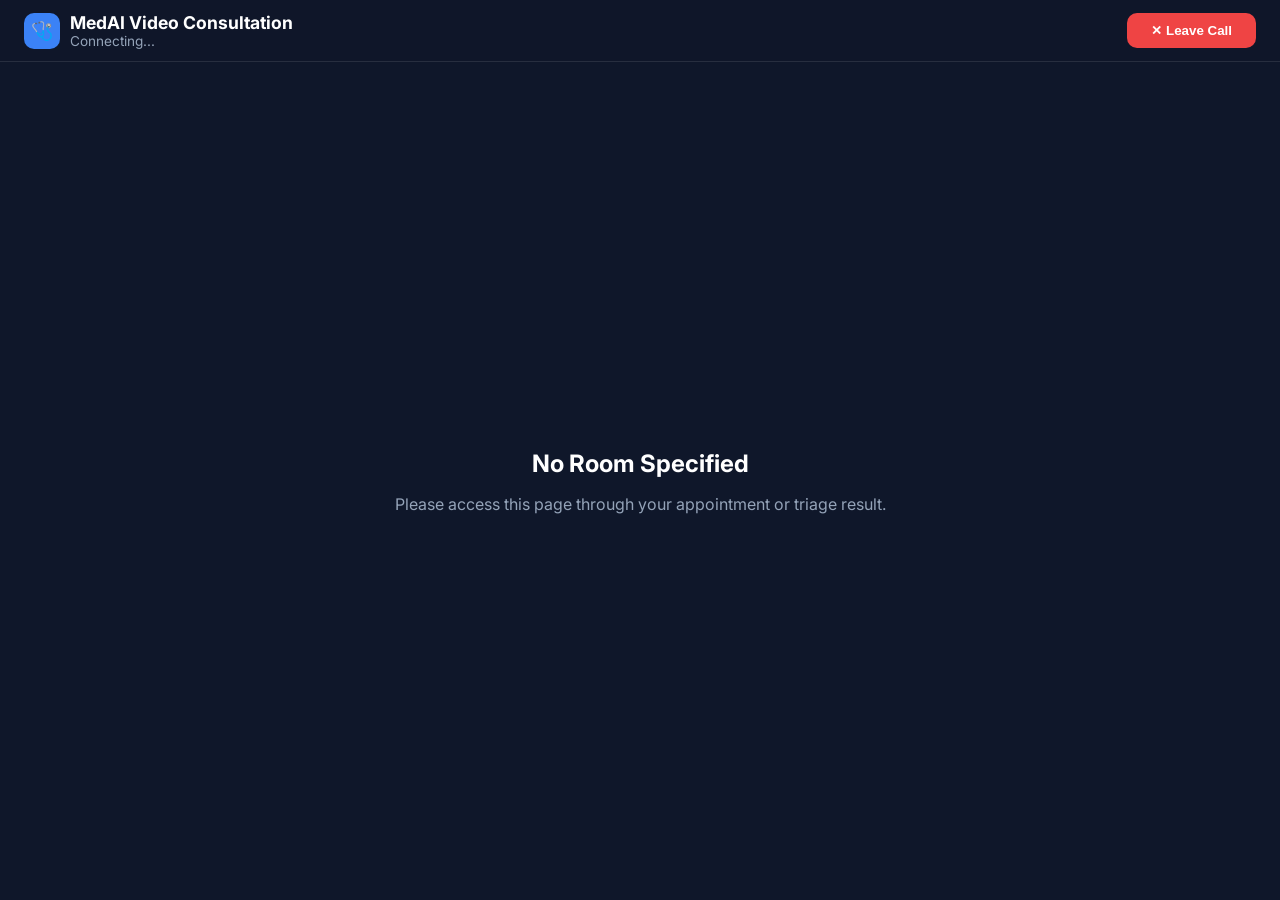
<file: templates/video_call.html>
<!DOCTYPE html>
<html lang="en">
<head>
    <meta charset="UTF-8">
    <meta name="viewport" content="width=device-width, initial-scale=1.0">
    <title>Video Consultation - MedAI</title>
    <link href="https://fonts.googleapis.com/css2?family=Inter:wght@400;600;700&display=swap" rel="stylesheet">
    <style>
        * { margin: 0; padding: 0; box-sizing: border-box; }
        body { font-family: 'Inter', sans-serif; background: #0f172a; color: #fff; height: 100vh; display: flex; flex-direction: column; }
        .video-header {
            padding: 12px 24px; background: rgba(15,23,42,0.95); border-bottom: 1px solid rgba(255,255,255,0.1);
            display: flex; align-items: center; justify-content: space-between; z-index: 10;
        }
        .video-header .brand { display: flex; align-items: center; gap: 10px; }
        .video-header .brand .icon { width: 36px; height: 36px; background: #3b82f6; border-radius: 10px; display: flex; align-items: center; justify-content: center; font-size: 18px; }
        .video-header .brand span { font-weight: 700; font-size: 1.1rem; }
        .video-header .room-name { color: #94a3b8; font-size: 0.85rem; }
        .btn-leave { background: #ef4444; color: #fff; border: none; padding: 10px 24px; border-radius: 10px; font-weight: 600; cursor: pointer; transition: all 0.2s; }
        .btn-leave:hover { background: #dc2626; transform: translateY(-1px); }
        .video-container { flex: 1; position: relative; }
        .video-container iframe { width: 100%; height: 100%; border: none; }
        .no-room { display: flex; align-items: center; justify-content: center; height: 100%; flex-direction: column; gap: 16px; }
        .no-room h2 { font-size: 1.5rem; }
        .no-room p { color: #94a3b8; }
    </style>
</head>
<body>
    <div class="video-header">
        <div class="brand">
            <div class="icon">🩺</div>
            <div>
                <span>MedAI Video Consultation</span>
                <div class="room-name" id="roomDisplay">Connecting...</div>
            </div>
        </div>
        <button class="btn-leave" onclick="leaveCall()">✕ Leave Call</button>
    </div>

    <div class="video-container" id="videoContainer">
        <div class="no-room" id="noRoomMsg" style="display:none;">
            <h2>No Room Specified</h2>
            <p>Please access this page through your appointment or triage result.</p>
        </div>
    </div>

    <script>
        const params = new URLSearchParams(window.location.search);
        const room = params.get('room');

        if (room) {
            document.getElementById('roomDisplay').textContent = 'Room: ' + room;
            const container = document.getElementById('videoContainer');
            const iframe = document.createElement('iframe');
            iframe.src = `https://meet.jit.si/${encodeURIComponent(room)}#config.prejoinPageEnabled=false&config.startWithAudioMuted=false&config.startWithVideoMuted=false`;
            iframe.allow = 'camera; microphone; fullscreen; display-capture; autoplay; clipboard-write';
            iframe.style.width = '100%';
            iframe.style.height = '100%';
            iframe.style.border = 'none';
            container.appendChild(iframe);
        } else {
            document.getElementById('noRoomMsg').style.display = 'flex';
        }

        function leaveCall() {
            if (confirm('Are you sure you want to leave the call?')) {
                window.close();
                // Fallback if window.close() doesn't work
                window.location.href = '/patient_dashboard.html';
            }
        }
    </script>
</body>
</html>
</file>
<file: static/css/style.css>
@import url('https://fonts.googleapis.com/css2?family=Inter:wght@300;400;500;600;700&display=swap');

:root {
    --primary: #4f46e5;
    --primary-hover: #4338ca;
    --secondary: #10b981;
    --bg-gradient: linear-gradient(135deg, #f3f4f6 0%, #e5e7eb 100%);
    --glass-bg: rgba(255, 255, 255, 0.75);
    --glass-border: rgba(255, 255, 255, 0.2);
    --glass-shadow: 0 8px 32px 0 rgba(31, 38, 135, 0.1);
    --text-main: #1f2937;
    --text-muted: #6b7280;
    --card-radius: 16px;
}

body {
    font-family: 'Inter', sans-serif;
    background: var(--bg-gradient);
    color: var(--text-main);
    min-height: 100vh;
    margin: 0;
    padding: 0;
    overflow-x: hidden;
}

/* Glassmorphism Navbar */
.navbar {
    background: var(--glass-bg) !important;
    backdrop-filter: blur(12px);
    -webkit-backdrop-filter: blur(12px);
    border-bottom: 1px solid var(--glass-border);
    box-shadow: 0 4px 6px -1px rgba(0, 0, 0, 0.05);
    padding: 1rem 2rem;
}

.navbar-brand {
    font-weight: 700;
    color: var(--primary) !important;
    font-size: 1.5rem;
    letter-spacing: -0.025em;
}

.nav-link {
    font-weight: 500;
    color: var(--text-main) !important;
    transition: color 0.3s ease;
}

.nav-link:hover {
    color: var(--primary) !important;
}

/* Glassmorphism Cards */
.glass-card {
    background: var(--glass-bg);
    backdrop-filter: blur(16px);
    -webkit-backdrop-filter: blur(16px);
    border: 1px solid var(--glass-border);
    border-radius: var(--card-radius);
    box-shadow: var(--glass-shadow);
    padding: 2rem;
    transition: transform 0.3s ease, box-shadow 0.3s ease;
}

.glass-card:hover {
    transform: translateY(-5px);
    box-shadow: 0 12px 40px 0 rgba(31, 38, 135, 0.15);
}

/* Buttons */
.btn-primary {
    background: var(--primary);
    border: none;
    border-radius: 8px;
    padding: 0.6rem 1.5rem;
    font-weight: 600;
    transition: all 0.3s ease;
    box-shadow: 0 4px 6px -1px rgba(79, 70, 229, 0.3);
}

.btn-primary:hover {
    background: var(--primary-hover);
    transform: translateY(-2px);
    box-shadow: 0 6px 8px -1px rgba(79, 70, 229, 0.4);
}

/* Form Inputs */
.form-control {
    border-radius: 8px;
    border: 1px solid #d1d5db;
    padding: 0.75rem 1rem;
    background: rgba(255, 255, 255, 0.9);
    transition: all 0.3s ease;
}

.form-control:focus {
    border-color: var(--primary);
    box-shadow: 0 0 0 3px rgba(79, 70, 229, 0.2);
    background: #ffffff;
}

/* Dashboard Layout */
.sidebar {
    background: var(--glass-bg);
    backdrop-filter: blur(12px);
    border-right: 1px solid var(--glass-border);
    height: calc(100vh - 70px);
    padding: 2rem 1rem;
}

.list-group-item {
    background: transparent;
    border: none;
    border-radius: 8px !important;
    margin-bottom: 0.5rem;
    font-weight: 500;
    color: var(--text-muted);
    transition: all 0.2s ease;
}

.list-group-item:hover, .list-group-item.active {
    background: var(--primary);
    color: white;
    transform: translateX(5px);
}

/* Hero Section */
.hero-section {
    min-height: 80vh;
    display: flex;
    align-items: center;
    justify-content: center;
    text-align: center;
    position: relative;
}

.hero-title {
    font-size: 4rem;
    font-weight: 800;
    background: linear-gradient(135deg, var(--primary) 0%, var(--secondary) 100%);
    -webkit-background-clip: text;
    -webkit-text-fill-color: transparent;
    margin-bottom: 1.5rem;
    animation: fadeInUp 1s ease;
}

.hero-subtitle {
    font-size: 1.25rem;
    color: var(--text-muted);
    margin-bottom: 2rem;
    max-width: 600px;
    margin-inline: auto;
    animation: fadeInUp 1s ease 0.2s;
    animation-fill-mode: both;
}

/* Animations */
@keyframes fadeInUp {
    from {
        opacity: 0;
        transform: translateY(20px);
    }
    to {
        opacity: 1;
        transform: translateY(0);
    }
}

.fade-in {
    animation: fadeInUp 0.5s ease forwards;
}
</file>
